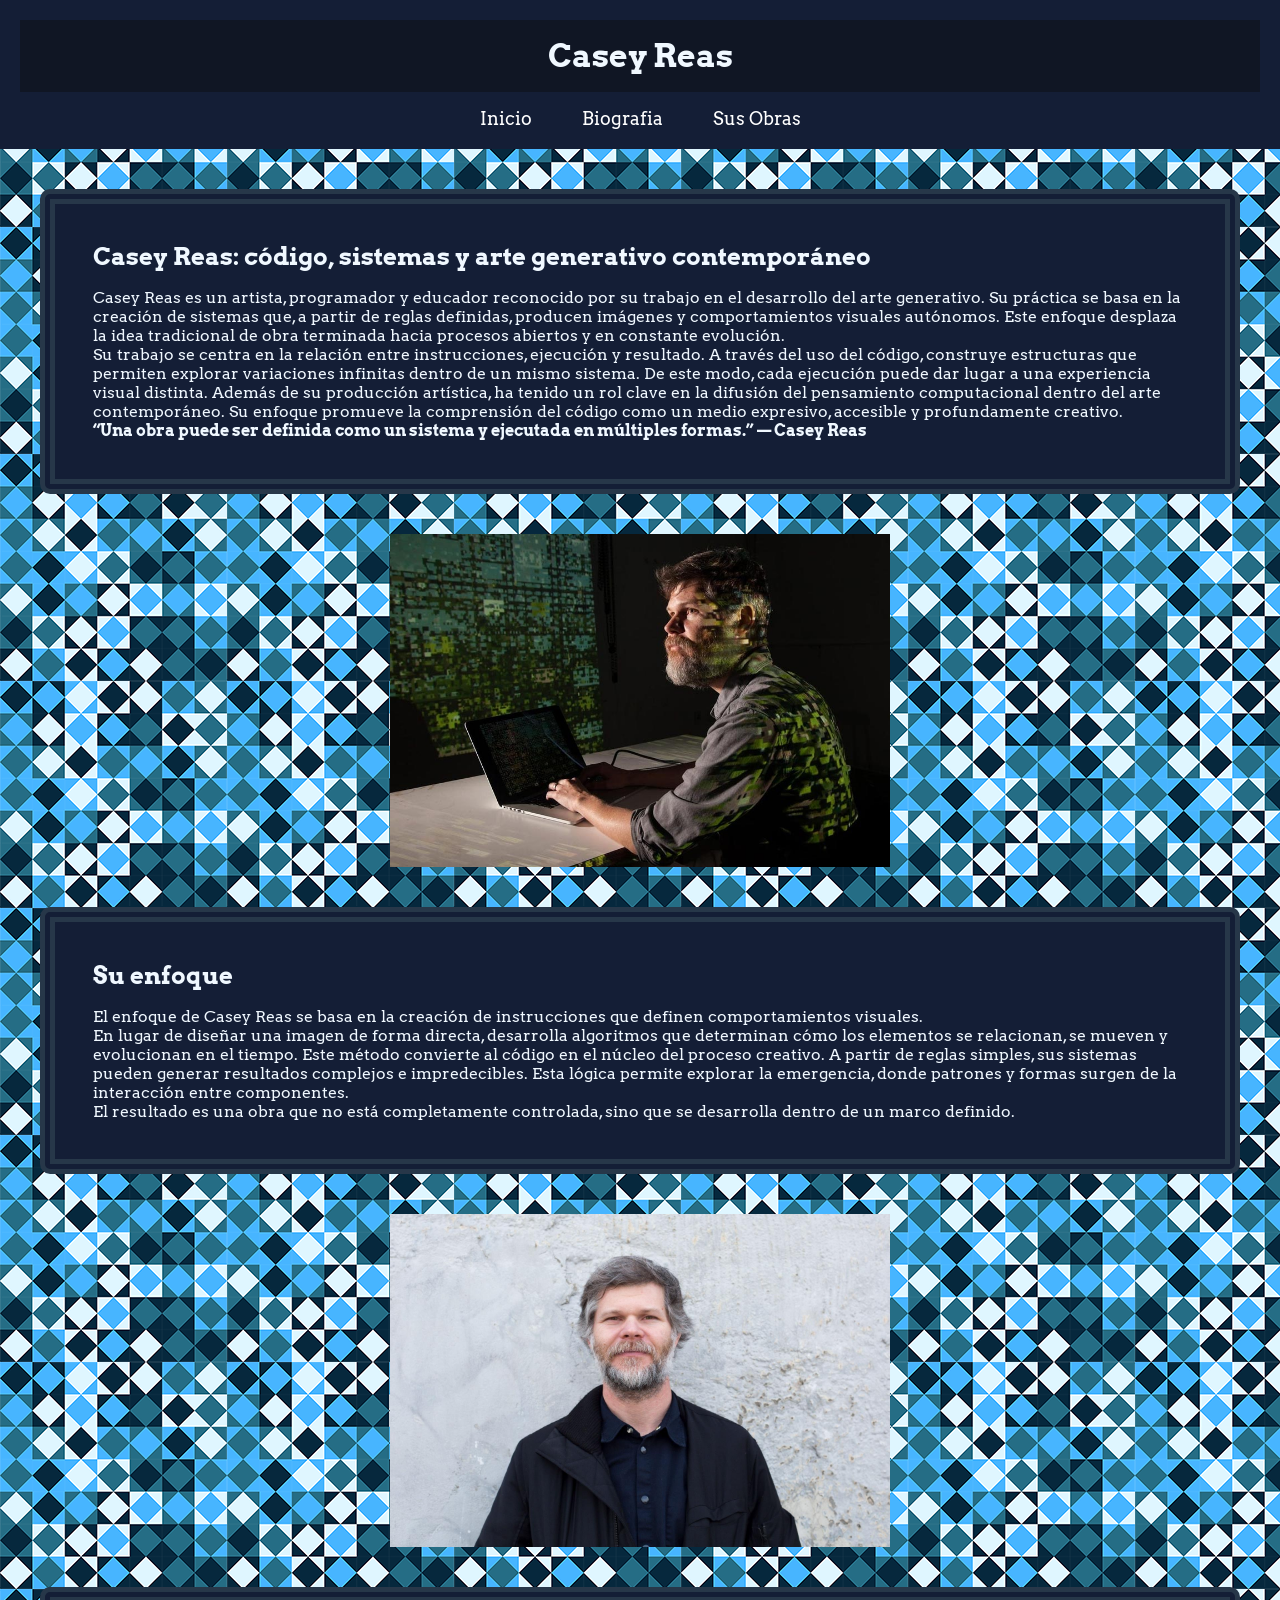
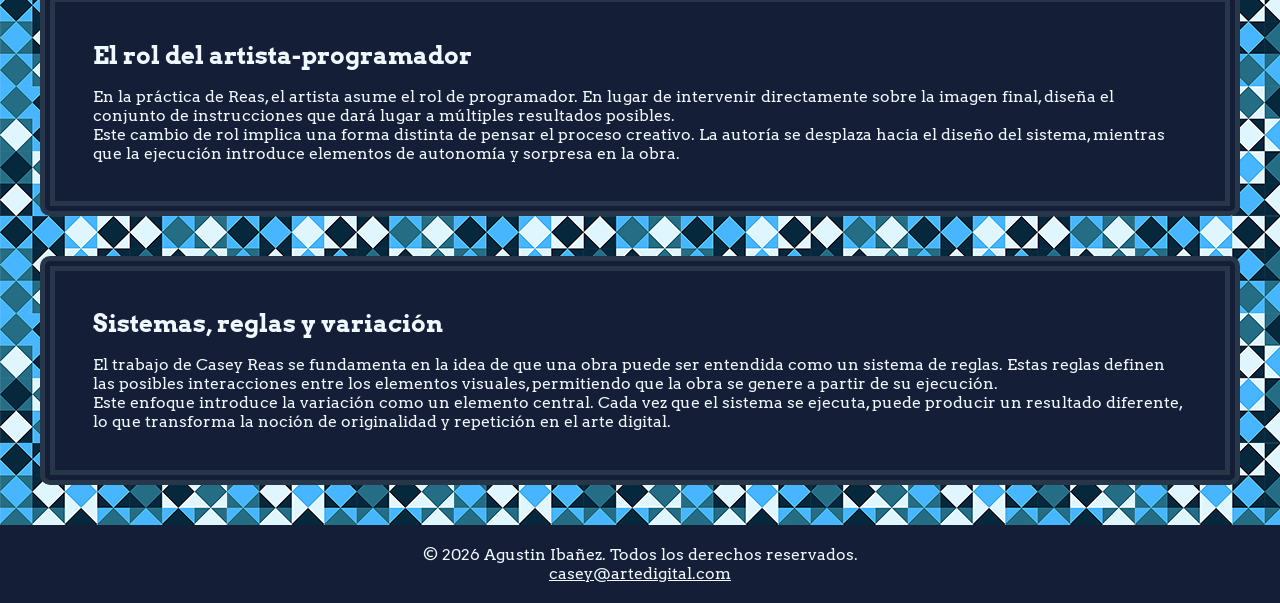
<file: index.html>
<!DOCTYPE html>
<html lang="es">
<head>
    <meta charset="UTF-8">
    <title>pagina principal</title>
    <link rel="stylesheet" href="style.css">
    <link rel="preconnect" href="https://fonts.googleapis.com">
    <link rel="preconnect" href="https://fonts.gstatic.com" crossorigin>
    <link href="https://fonts.googleapis.com/css2?family=Arvo:ital,wght@0,400;0,700;1,400;1,700&display=swap" rel="stylesheet">
</head>
<body>
    <header>
        <h1>Casey Reas</h1>
        <nav>
            <ul>
                <li><a href="index.html">Inicio</a></li>
                <li><a href="biografia.html">Biografia</a></li>
                <li><a href="obras.html">Sus Obras</a></li>
            </ul>
        </nav>
    </header>

    <section>
        <h2>Casey Reas: código, sistemas y arte generativo contemporáneo</h2>
        <p>Casey Reas es un artista, programador y educador reconocido por su trabajo en el desarrollo del arte generativo. Su práctica se basa en la creación de sistemas que, a partir de reglas definidas, producen imágenes y comportamientos visuales autónomos. Este enfoque desplaza la idea tradicional de obra terminada hacia procesos abiertos y en constante evolución.</p>
        <p>Su trabajo se centra en la relación entre instrucciones, ejecución y resultado. A través del uso del código, construye estructuras que permiten explorar variaciones infinitas dentro de un mismo sistema. De este modo, cada ejecución puede dar lugar a una experiencia visual distinta.
            Además de su producción artística, ha tenido un rol clave en la difusión del pensamiento computacional dentro del arte contemporáneo. Su enfoque promueve la comprensión del código como un medio expresivo, accesible y profundamente creativo.</p>
            
        <p><strong>“Una obra puede ser definida como un sistema y ejecutada en múltiples formas.” — Casey Reas</strong></p>
    </section>

    <img src="imagenes/reas-1.jpg" alt="foto de Casey Reas">

    <section>
        <h2>Su enfoque</h2>
        <p>El enfoque de Casey Reas se basa en la creación de instrucciones que definen comportamientos visuales.</p>
        <p>En lugar de diseñar una imagen de forma directa, desarrolla algoritmos que determinan cómo los elementos se relacionan, se mueven y evolucionan en el tiempo. Este método convierte al código en el núcleo del proceso creativo.
            A partir de reglas simples, sus sistemas pueden generar resultados complejos e impredecibles. Esta lógica permite explorar la emergencia, donde patrones y formas surgen de la interacción entre componentes.</p>
        <p> El resultado es una obra que no está completamente controlada, sino que se desarrolla dentro de un marco definido.</p>
    </section>

    <img src="imagenes/reas-5.jpg" alt="foto de Casey Reas">

    <section>
        <h2>El rol del artista-programador</h2>
        <p>En la práctica de Reas, el artista asume el rol de programador. En lugar de intervenir directamente sobre la imagen final, diseña el conjunto de instrucciones que dará lugar a múltiples resultados posibles.</p>
        <p>Este cambio de rol implica una forma distinta de pensar el proceso creativo. La autoría se desplaza hacia el diseño del sistema, mientras que la ejecución introduce elementos de autonomía y sorpresa en la obra.</p>
    </section>

    <section>
        <h2>Sistemas, reglas y variación</h2>
        <p>El trabajo de Casey Reas se fundamenta en la idea de que una obra puede ser entendida como un sistema de reglas. Estas reglas definen las posibles interacciones entre los elementos visuales, permitiendo que la obra se genere a partir de su ejecución.</p>
        <p>Este enfoque introduce la variación como un elemento central. Cada vez que el sistema se ejecuta, puede producir un resultado diferente, lo que transforma la noción de originalidad y repetición en el arte digital.</p>
    </section>

    <footer>
        <p>&copy; 2026 Agustin Ibañez. Todos los derechos reservados.</p>
        <p><a href="mailto:casey@artedigital.com">casey@artedigital.com</a></p>
    </footer>
</body>
</html>
</file>
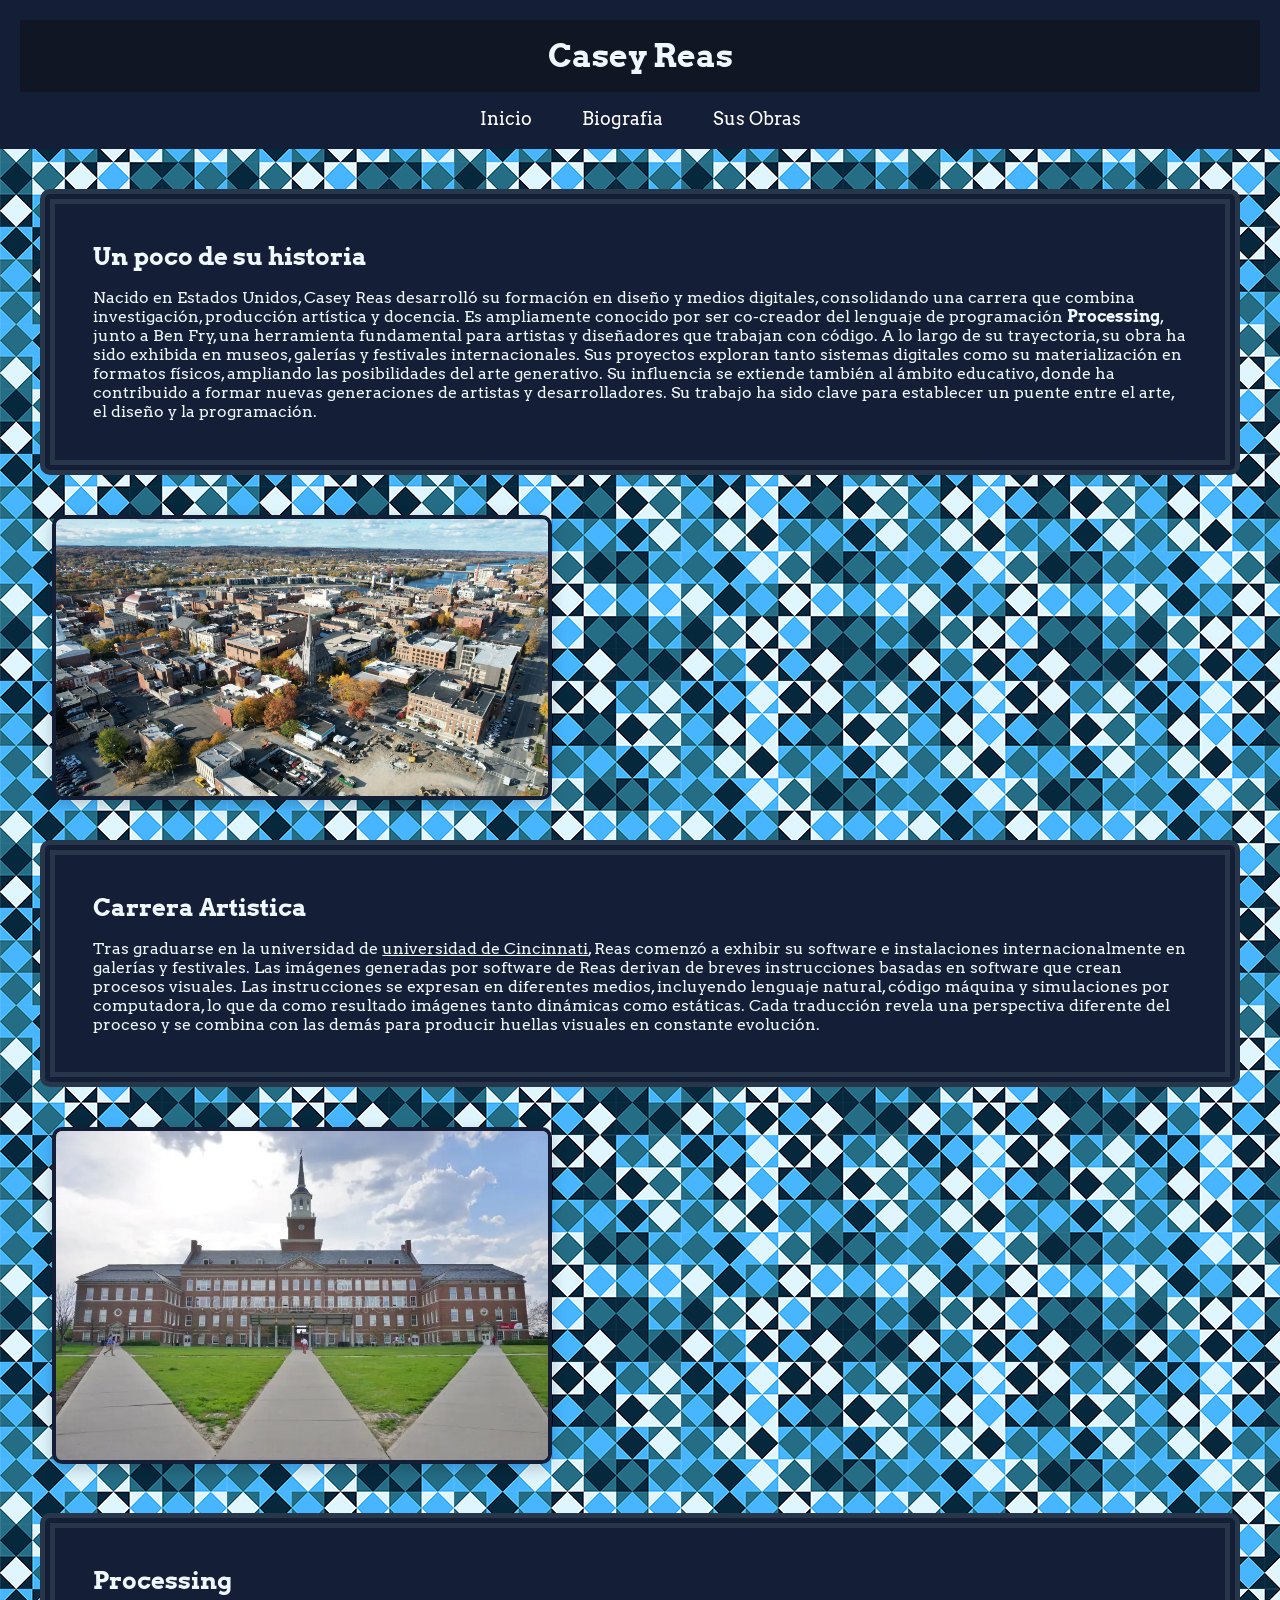
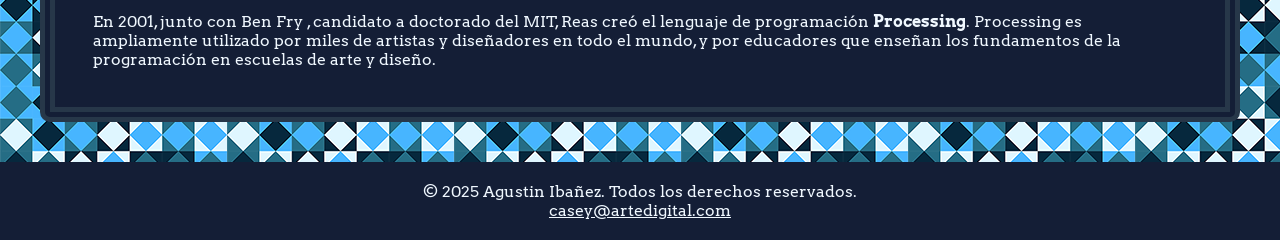
<file: biografia.html>
<!DOCTYPE html>
<html lang="es">
<head>
    <meta charset="UTF-8">
    <title>biografia</title>
    <link rel="stylesheet" href="style.css">
    <link rel="preconnect" href="https://fonts.googleapis.com">
    <link rel="preconnect" href="https://fonts.gstatic.com" crossorigin>
    <link href="https://fonts.googleapis.com/css2?family=Arvo:ital,wght@0,400;0,700;1,400;1,700&display=swap" rel="stylesheet">
</head>
<body>
    <header>
        <h1>Casey Reas</h1>
        <nav>
            <ul>
                <li><a href="index.html">Inicio</a></li>
                <li><a href="biografia.html">Biografia</a></li>
                <li><a href="obras.html">Sus Obras</a></li>
            </ul>
        </nav>
    </header>

    <section>
        <h2>Un poco de su historia</h2>
        <p>Nacido en Estados Unidos, Casey Reas desarrolló su formación en diseño y medios digitales, consolidando una carrera que combina investigación, producción artística y docencia. Es ampliamente conocido por ser co-creador del lenguaje de programación <strong>Processing</strong>, junto a Ben Fry, una herramienta fundamental para artistas y diseñadores que trabajan con código.
            A lo largo de su trayectoria, su obra ha sido exhibida en museos, galerías y festivales internacionales. Sus proyectos exploran tanto sistemas digitales como su materialización en formatos físicos, ampliando las posibilidades del arte generativo.
            Su influencia se extiende también al ámbito educativo, donde ha contribuido a formar nuevas generaciones de artistas y desarrolladores. Su trabajo ha sido clave para establecer un puente entre el arte, el diseño y la programación.
        </p>
        </section>

        <div class="grupo-hover">
                <div class="imagen-container">
                    <img src="imagenes/troy-ohio.webp" alt="Lugar de nacimiento de Casey">
                    </p>
                </div>
                
                <div class="aside-hover">
                    <h3>Troy (Ohio)</h3>
                    <aside>
                        <p>Troy,Ohio es el lugar de nacimiento de Casey Reas. Es una ciudad ubicada en el condado de Miami en el estado estadounidense de Ohio.</p>
                        <p><strong>Artistas Reconocidos:</strong></p>
                        <p>Ademas de Casey, Ohio es conocido por tener varios artistas reconocidos como:
                            John Legend, Tracy Chapman, Dave Grohl, Marilyn Manson, Twenty One Pilots, entre otros.
                        </p>
                    </aside>
                </div>
            </div>


    <section>
        <h2>Carrera Artistica</h2>
        <p>
            Tras graduarse en la universidad de <a href="https://en-wikipedia-org.translate.goog/wiki/University_of_Cincinnati?_x_tr_sl=en&_x_tr_tl=es&_x_tr_hl=es&_x_tr_pto=tc">universidad de Cincinnati</a>, Reas comenzó a exhibir su software e instalaciones internacionalmente en galerías y festivales. Las imágenes generadas por software de Reas derivan de breves instrucciones basadas en software que crean procesos visuales. Las instrucciones se expresan en diferentes medios, incluyendo lenguaje natural, código máquina y simulaciones por computadora, lo que da como resultado imágenes tanto dinámicas como estáticas. Cada traducción revela una perspectiva diferente del proceso y se combina con las demás para producir huellas visuales en constante evolución.
        </p>
    </section>

    <div class="grupo-hover">
                <div class="imagen-container">
                    <img src="imagenes/universidad-foto.webp" alt="universidad de Cincinnati">
                </div>
                
                <div class="aside-hover">
                    <h3>Universidad de Cincinnati</h3>
                    <aside>
                        <p>La Universidad de Cincinnati ( UC o Cincinnati , informalmente Cincy ) es una universidad pública de investigación en Cincinnati , Ohio, Estados Unidos. Fue fundada en 1819 y en 2024 contaba con una matrícula de más de 53 000 estudiantes, lo que la convierte en la segunda universidad más grande de Ohio.</p>
                        <p>Forma parte del Sistema Universitario de Ohio . El campus principal de la universidad, ubicado en la zona alta de la ciudad, y el campus médico se encuentran en los barrios de Heights y Corryville , con campus satélite en Batavia y Blue Ash, Ohio .</p>
                    </aside>
                </div>
            </div>


    <section>
        <h2>Processing</h2>
        <p>En 2001, junto con Ben Fry , candidato a doctorado del MIT, Reas creó el lenguaje de programación <strong>Processing</strong>. Processing es ampliamente utilizado por miles de artistas y diseñadores en todo el mundo, y por educadores que enseñan los fundamentos de la programación en escuelas de arte y diseño.</p>
    </section>
    
    <footer>
        <p>&copy; 2025 Agustin Ibañez. Todos los derechos reservados.</p>
        <p><a href="mailto:casey@artedigital.com">casey@artedigital.com</a></p>
    </footer>
</body>
</html>
</file>
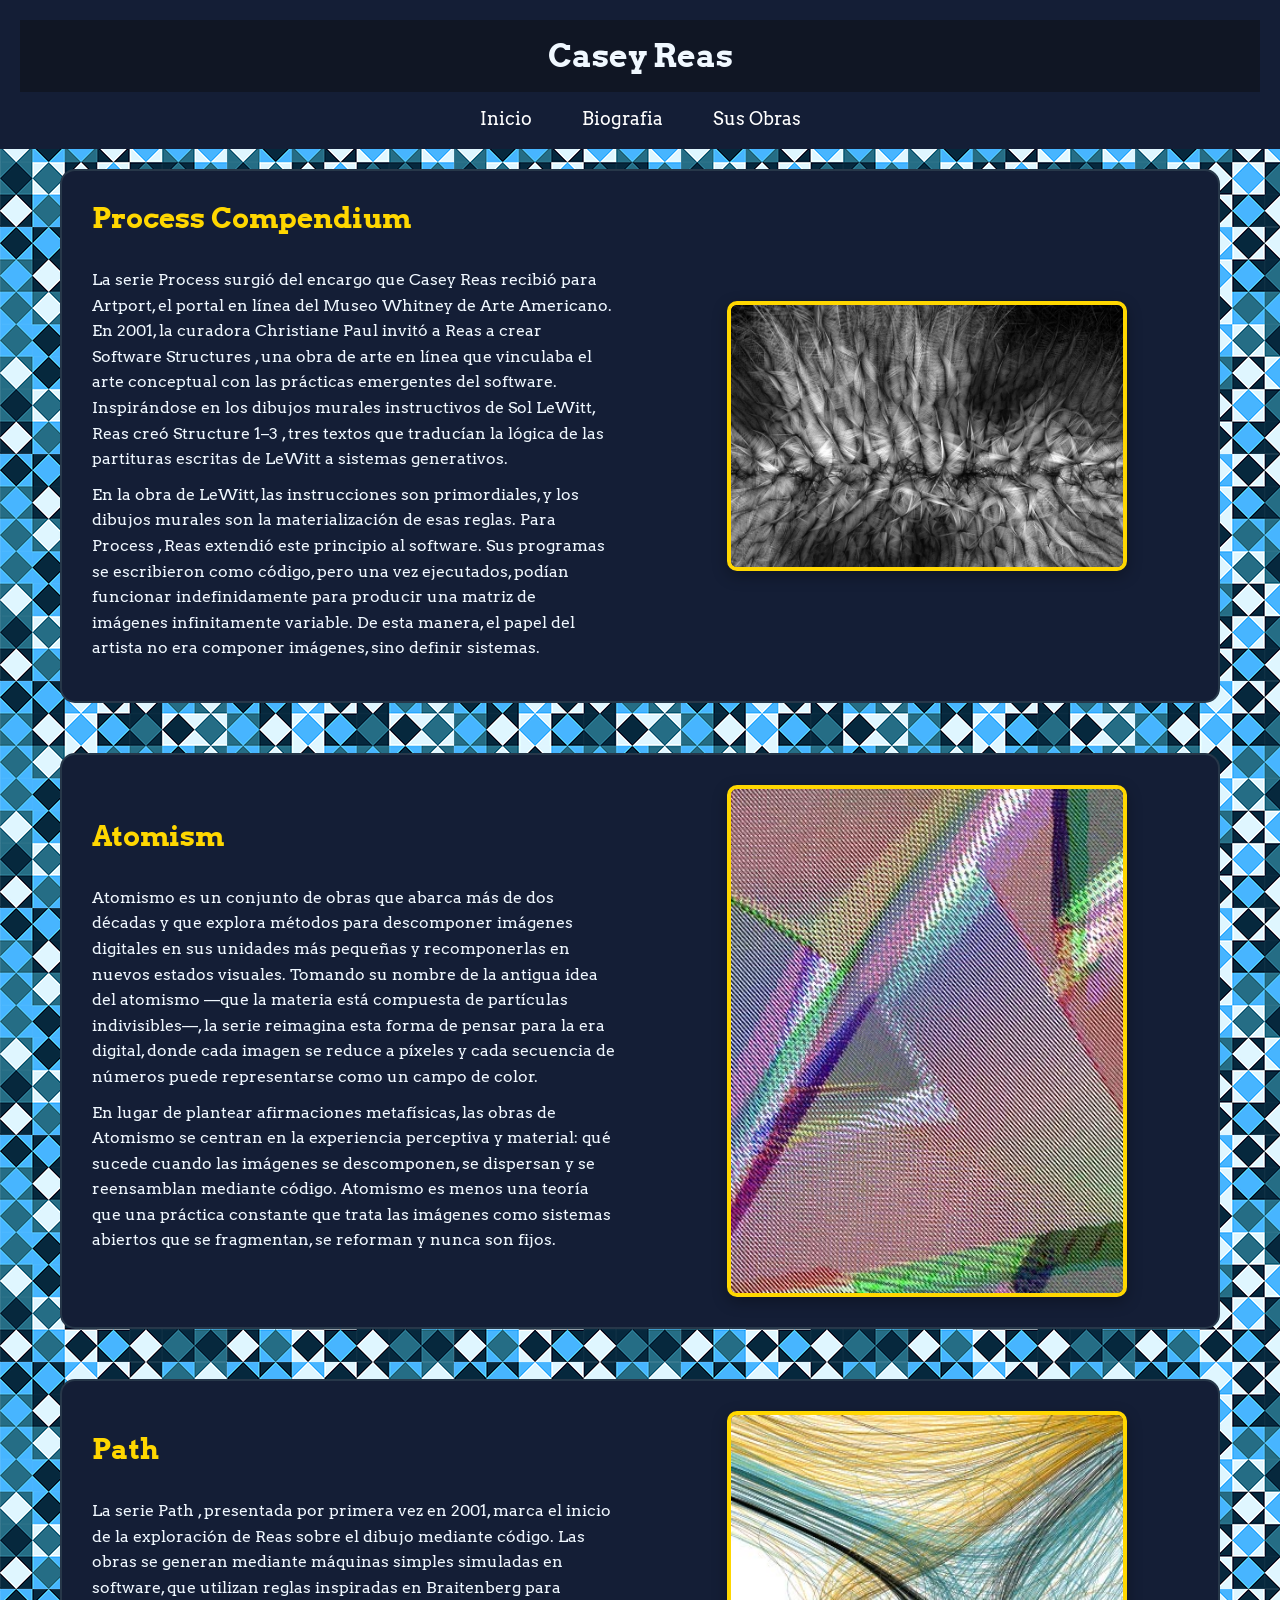
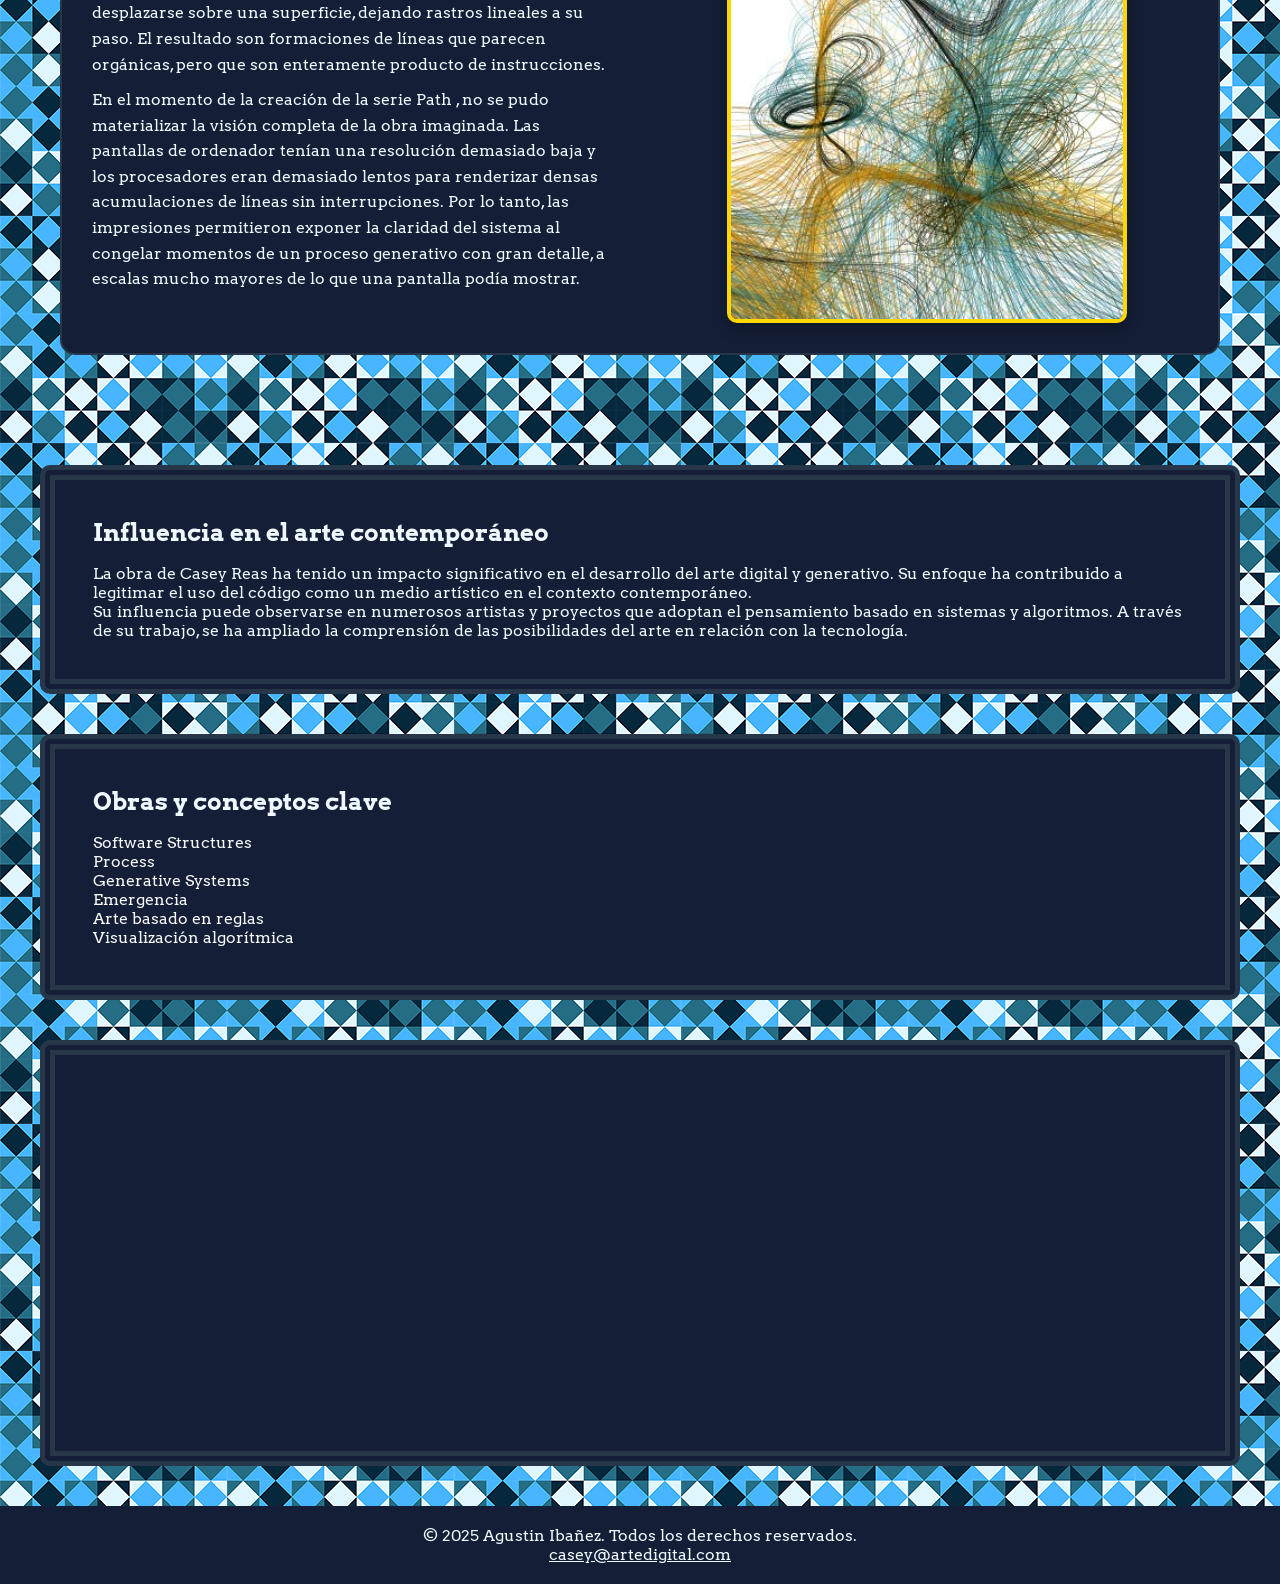
<file: obras.html>
<!DOCTYPE html>
<html lang="es">
<head>
    <meta charset="UTF-8">
    <title>Obras</title>
    <link rel="stylesheet" href="style.css">
    <link rel="preconnect" href="https://fonts.googleapis.com">
    <link rel="preconnect" href="https://fonts.gstatic.com" crossorigin>
    <link href="https://fonts.googleapis.com/css2?family=Arvo:ital,wght@0,400;0,700;1,400;1,700&display=swap" rel="stylesheet">
</head>
<body>
    <header>
        <h1>Casey Reas</h1>
        <nav>
            <ul>
                <li><a href="index.html">Inicio</a></li>
                <li><a href="biografia.html">Biografia</a></li>
                <li><a href="obras.html">Sus Obras</a></li>
            </ul>
        </nav>
    </header>

    <div class="obras-container">
            <div class="obra-item">
                <div class="obra-texto">
                    <h2>Process Compendium</h2>
                    <p>La serie Process surgió del encargo que Casey Reas recibió para Artport, el portal en línea del Museo Whitney de Arte Americano. En 2001, la curadora Christiane Paul invitó a Reas a crear Software Structures , una obra de arte en línea que vinculaba el arte conceptual con las prácticas emergentes del software. Inspirándose en los dibujos murales instructivos de Sol LeWitt, Reas creó Structure 1–3 , tres textos que traducían la lógica de las partituras escritas de LeWitt a sistemas generativos.</p>
                    <p>En la obra de LeWitt, las instrucciones son primordiales, y los dibujos murales son la materialización de esas reglas. Para Process , Reas extendió este principio al software. Sus programas se escribieron como código, pero una vez ejecutados, podían funcionar indefinidamente para producir una matriz de imágenes infinitamente variable. De esta manera, el papel del artista no era componer imágenes, sino definir sistemas.</p>
                </div>
                <div class="obra-imagenes">
                    <a href="https://reas.com/process"><img src="imagenes/obra-1.jpg" alt="Process Compendium"></a>
                </div>
            </div>

            <div class="obra-item">
                <div class="obra-texto">
                    <h2>Atomism</h2>
                    <p>Atomismo es un conjunto de obras que abarca más de dos décadas y que explora métodos para descomponer imágenes digitales en sus unidades más pequeñas y recomponerlas en nuevos estados visuales. Tomando su nombre de la antigua idea del atomismo —que la materia está compuesta de partículas indivisibles—, la serie reimagina esta forma de pensar para la era digital, donde cada imagen se reduce a píxeles y cada secuencia de números puede representarse como un campo de color.</p>
                    <p>En lugar de plantear afirmaciones metafísicas, las obras de Atomismo se centran en la experiencia perceptiva y material: qué sucede cuando las imágenes se descomponen, se dispersan y se reensamblan mediante código. Atomismo es menos una teoría que una práctica constante que trata las imágenes como sistemas abiertos que se fragmentan, se reforman y nunca son fijos.</p>
                </div>
                <div class="obra-imagenes">
                    <a href="https://reas.com/atomism"><img src="imagenes/obra-2.jpg" alt="Atomism"></a>
                </div>
            </div>

            <div class="obra-item">
                <div class="obra-texto">
                    <h2>Path</h2>
                    <p>La serie Path , presentada por primera vez en 2001, marca el inicio de la exploración de Reas sobre el dibujo mediante código. Las obras se generan mediante máquinas simples simuladas en software, que utilizan reglas inspiradas en Braitenberg para desplazarse sobre una superficie, dejando rastros lineales a su paso. El resultado son formaciones de líneas que parecen orgánicas, pero que son enteramente producto de instrucciones.</p>
                    <p>En el momento de la creación de la serie Path , no se pudo materializar la visión completa de la obra imaginada. Las pantallas de ordenador tenían una resolución demasiado baja y los procesadores eran demasiado lentos para renderizar densas acumulaciones de líneas sin interrupciones. Por lo tanto, las impresiones permitieron exponer la claridad del sistema al congelar momentos de un proceso generativo con gran detalle, a escalas mucho mayores de lo que una pantalla podía mostrar.</p>
                </div>
                <div class="obra-imagenes">
                    <a href="https://reas.com/microimage"><img src="imagenes/obra-3.jpg" alt="Path"></a>
                </div>
            </div>
        </div>
    
    <section>
        <h2>Influencia en el arte contemporáneo</h2>
        <p>La obra de Casey Reas ha tenido un impacto significativo en el desarrollo del arte digital y generativo. Su enfoque ha contribuido a legitimar el uso del código como un medio artístico en el contexto contemporáneo.</p>
        <p>Su influencia puede observarse en numerosos artistas y proyectos que adoptan el pensamiento basado en sistemas y algoritmos. A través de su trabajo, se ha ampliado la comprensión de las posibilidades del arte en relación con la tecnología.</p>
    </section>

    <section>
        <h2>Obras y conceptos clave</h2>

        <ul>
            <li>Software Structures</li>
            <li>Process</li>
            <li>Generative Systems</li>
            <li>Emergencia</li>
            <li>Arte basado en reglas</li>
            <li>Visualización algorítmica</li>
        </ul>
    </section>

    <section>
        <div class="video-wrapper">
            <iframe width="560" height="315" src="https://www.youtube.com/embed/_8DMEHxOLQE?si=TEcTWGhGgpzPIeo9" title="YouTube video player" frameborder="0" allow="accelerometer; autoplay; clipboard-write; encrypted-media; gyroscope; picture-in-picture; web-share" referrerpolicy="strict-origin-when-cross-origin" allowfullscreen></iframe>
        </div>
    </section>

    <footer>
        <p>&copy; 2025 Agustin Ibañez. Todos los derechos reservados.</p>
        <p><a href="mailto:casey@artedigital.com">casey@artedigital.com</a></p>
    </footer>
</body>
</html>
</file>
<file: style.css>
.arvo-regular {
    font-family: "Arvo", serif;
    font-weight: 400;
    font-style: normal;
}

.arvo-bold {
    font-family: "Arvo", serif;
    font-weight: 700;
    font-style: normal;
}

.arvo-regular-italic {
    font-family: "Arvo", serif;
    font-weight: 400;
    font-style: italic;
}

.arvo-bold-italic {
    font-family: "Arvo", serif;
    font-weight: 700;
    font-style: italic;
}

* {
    margin: 0;
    padding: 0;
    box-sizing: border-box;
    font-family: 'Arvo', serif;
}

header {
    background-color: #141E36;
    padding: 1.25rem;
}

nav ul {
    list-style: none;
    display: flex;
    gap: 1.25rem;
    justify-content: center;
    flex-wrap: wrap;
}

nav ul li a {
    color: white;
    text-decoration: none;
    font-size: 1.125rem;
    padding: 0.625rem 0.9375rem;
}

nav ul li a:hover {
    background-color: #2980b9;
    border-radius: 0.3125rem;
}

body {
    background-image: url('imagenes/fondo.png');
    background-repeat: repeat;
}

h1 {
    padding: 1rem;
    text-align: center;
    color: aliceblue;
    background-color: #101624;
    margin-bottom: 1rem;
}

h2 {
    color: aliceblue;
    padding-bottom: 1rem;
}

section {
    padding: 3%;
    background-color: #141E36;
    border: 0.9375rem double rgb(39, 55, 73);
    margin: 2.5rem;
    border-radius: 0.625rem;
}

section p {
    color: aliceblue;
}

/* IMÁGENES RESPONSIVAS */

img {
    width: 80%;
    max-width: 31.25rem;
    height: auto;
    text-align: center;
    display: block;
    margin-left: auto;
    margin-right: auto;
}
/* CONTENEDOR HOVER */


.contenedor-hover {
    display: flex;
    gap: 1.875rem;
    align-items: flex-start;
    min-height: 25rem;
}

.imagen-container {
    flex: 1;
    position: relative;
}

.imagen-container img {
    width: 100%;
    max-width: 31.25rem;
    height: auto;
    display: block;
    margin: 0 auto;
    border: 0.25rem solid #141E36;
    border-radius: 0.625rem;
    box-shadow: 0 0.3125rem 0.9375rem rgba(0,0,0,0.2);
    transition: all 0.3s ease;
    cursor: pointer;
}

.imagen-container img:hover {
    transform: scale(1.02);
    box-shadow: 0 0.5rem 1.5625rem rgba(0,0,0,0.3);
}

.aside-hover {
    flex: 1;
    background-color: #f8f9fa;
    padding: 1.25rem;
    border-left: 0.25rem solid #141E36;
    border-radius: 0.5rem;
    box-shadow: 0 0.125rem 0.5rem rgba(0,0,0,0.1);
    opacity: 0;
    visibility: hidden;
    transition: all 0.4s ease-in-out;
    transform: translateX(1.25rem);
}

.imagen-container:hover ~ .aside-hover,
.imagen-container:has(~ .aside-hover):hover .aside-hover {
    opacity: 1;
    visibility: visible;
    transform: translateX(0);
}



.grupo-hover {
    display: flex;
    gap: 1.875rem; 
    align-items: flex-start;
}

.aside-hover h3 {
    color: #141E36;
    margin-bottom: 0.9375rem;
    font-size: 1.5rem;
}

.aside-hover p {
    color: #555;
    line-height: 1.6;
    margin-bottom: 0.9375rem;
}

.aside-hover ul {
    margin-left: 1.25rem;
    color: #555;
}

.aside-hover li {
    margin: 0.5rem 0;
}

footer {
    background-color: #141E36;
    padding: 1.25rem;
    margin-top: 2.5rem;
}

footer p {
    color: aliceblue;
    text-align: center;
}

a {
    color: aliceblue;
}


/* OBRAS CONTAINER */

.obras-container {
    max-width: 75rem;
    margin: 0 auto;
    padding: 1.25rem;
}

.obra-item {
    display: flex;
    gap: 3.125rem;
    align-items: center;
    background-color: #141E36;
    border: 0.125rem solid rgb(39, 55, 73);
    border-radius: 0.9375rem;
    margin-bottom: 3.125rem;
    padding: 1.875rem; 
    transition: all 0.3s ease;
}

.obra-item:hover {
    transform: translateY(-0.3125rem);
    box-shadow: 0 0.625rem 1.875rem rgba(0,0,0,0.3);
}

.obra-texto {
    flex: 1;
    color: aliceblue;
}

.obra-texto h2 {
    color: #ffd700;
    font-size: 1.75rem;
    margin-bottom: 0.9375rem;
}

.obra-texto p {
    color: aliceblue;
    line-height: 1.6;
    margin-bottom: 0.625rem;
}

.obra-imagenes {
    flex: 1;
    text-align: center;
}

.obra-imagenes img {
    width: 100%;
    max-width: 25rem;
    height: auto;
    border: 0.25rem solid #ffd700;
    border-radius: 0.625rem;
    box-shadow: 0 0.3125rem 0.9375rem rgba(0,0,0,0.3);
    transition: all 0.3s ease;
}

.obra-imagenes img:hover {
    transform: scale(1.03);
    border-color: #ff6b6b;
}

section ul {
    list-style: none;
}

section ul li {
    color: #f8f9fa;
}
</file>
